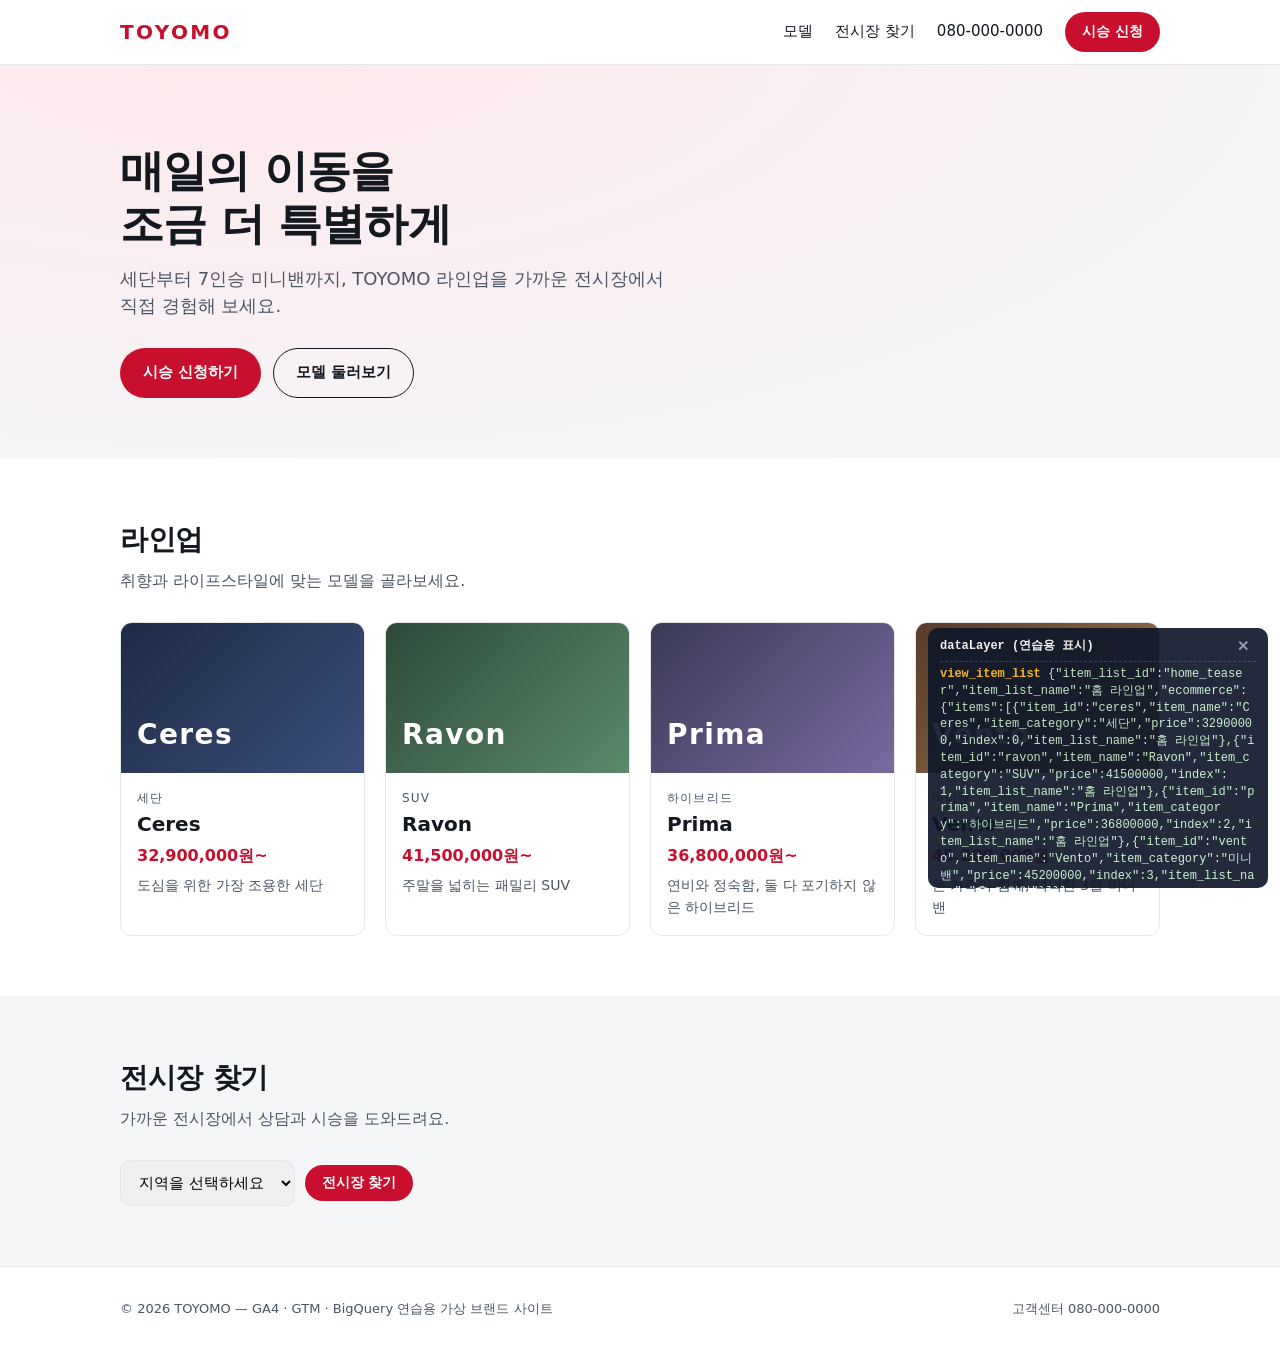
<file: site/index.html>
<!DOCTYPE html>
<html lang="ko">
<head>
  <meta charset="UTF-8">
  <meta name="viewport" content="width=device-width, initial-scale=1">
  <title>TOYOMO | 새로운 드라이빙의 시작</title>
  <link rel="stylesheet" href="assets/style.css">
  <script src="assets/config.js"></script>
  <script src="assets/models.js"></script>
  <script src="assets/app.js"></script>
</head>
<body data-page="home">
  <header id="site-header"></header>

  <section class="hero">
    <div class="wrap">
      <h1>매일의 이동을<br>조금 더 특별하게</h1>
      <p>세단부터 7인승 미니밴까지, TOYOMO 라인업을 가까운 전시장에서 직접 경험해 보세요.</p>
      <div class="actions">
        <a class="btn btn-primary" href="test-drive.html" data-track="cta_click" data-cta="hero_test_drive">시승 신청하기</a>
        <a class="btn btn-ghost" href="models.html" data-track="cta_click" data-cta="hero_view_models">모델 둘러보기</a>
      </div>
    </div>
  </section>

  <section>
    <div class="wrap">
      <h2>라인업</h2>
      <p class="sub">취향과 라이프스타일에 맞는 모델을 골라보세요.</p>
      <div class="grid" id="home-lineup"></div>
    </div>
  </section>

  <section id="dealers" style="background: var(--bg-soft)">
    <div class="wrap">
      <h2>전시장 찾기</h2>
      <p class="sub">가까운 전시장에서 상담과 시승을 도와드려요.</p>
      <div class="finder">
        <select id="region-select"></select>
        <button class="btn btn-primary btn-sm" id="find-dealer" type="button">전시장 찾기</button>
      </div>
      <div class="finder-result" id="dealer-result"></div>
    </div>
  </section>

  <footer id="site-footer"></footer>
</body>
</html>
</file>
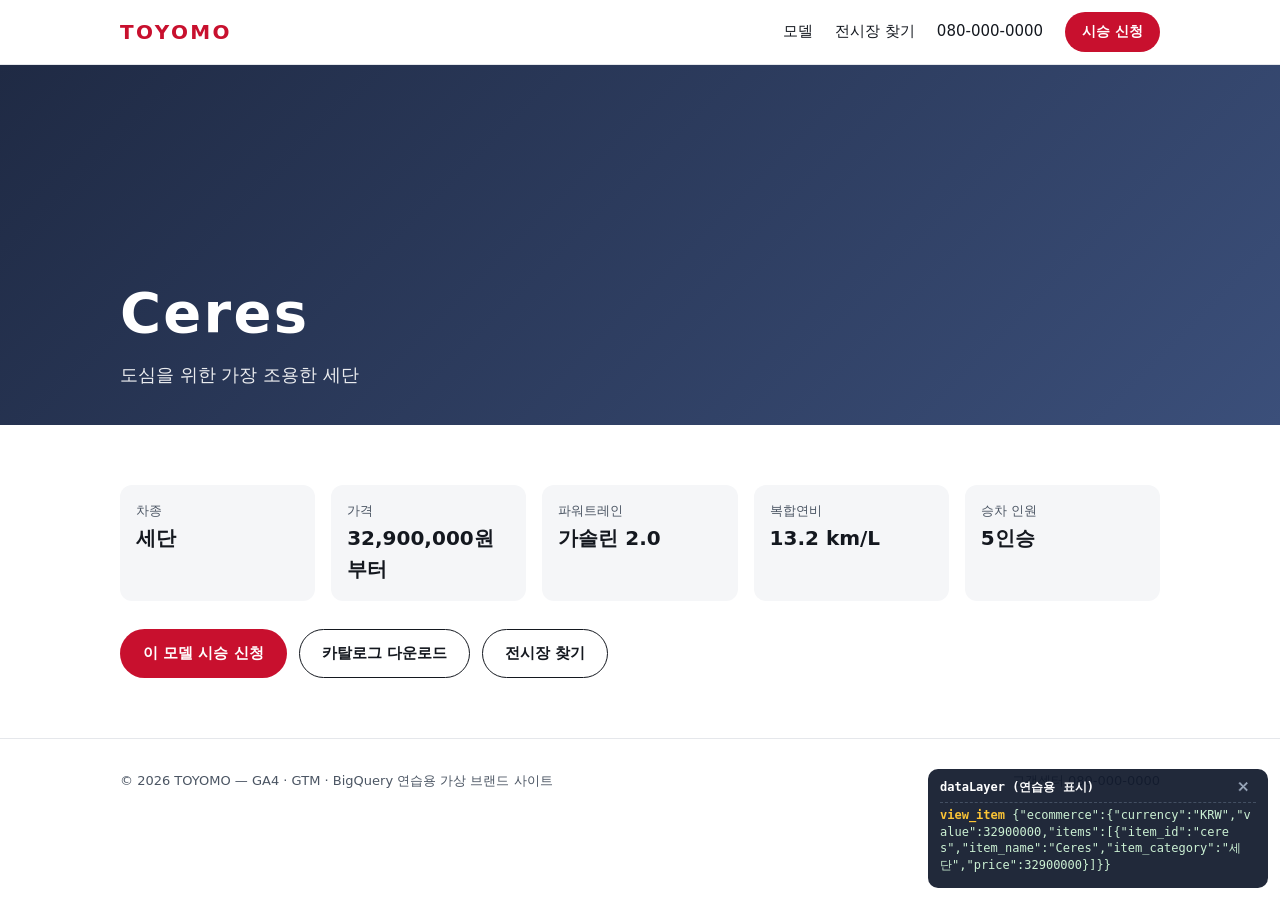
<file: site/model.html>
<!DOCTYPE html>
<html lang="ko">
<head>
  <meta charset="UTF-8">
  <meta name="viewport" content="width=device-width, initial-scale=1">
  <title>모델 상세 | TOYOMO</title>
  <link rel="stylesheet" href="assets/style.css">
  <script src="assets/config.js"></script>
  <script src="assets/models.js"></script>
  <script src="assets/app.js"></script>
</head>
<body data-page="model">
  <header id="site-header"></header>

  <div class="detail-hero" id="detail-hero">
    <div class="wrap">
      <h1 id="model-name"></h1>
      <p id="model-tagline"></p>
    </div>
  </div>

  <section>
    <div class="wrap">
      <div class="specs">
        <div class="spec"><div class="k">차종</div><div class="v" id="model-cat"></div></div>
        <div class="spec"><div class="k">가격</div><div class="v" id="model-price"></div></div>
        <div class="spec"><div class="k">파워트레인</div><div class="v" id="model-fuel"></div></div>
        <div class="spec"><div class="k">복합연비</div><div class="v" id="model-eff"></div></div>
        <div class="spec"><div class="k">승차 인원</div><div class="v" id="model-seats"></div></div>
      </div>
      <div class="detail-actions">
        <a class="btn btn-primary" id="btn-test-drive" href="test-drive.html" data-track="cta_click" data-cta="detail_test_drive" data-model="">이 모델 시승 신청</a>
        <a class="btn btn-ghost" href="#" onclick="return false" data-track="catalog_download" data-model="" data-file-name="catalog.pdf">카탈로그 다운로드</a>
        <a class="btn btn-ghost" href="index.html#dealers" data-track="cta_click" data-cta="detail_find_dealer" data-model="">전시장 찾기</a>
      </div>
    </div>
  </section>

  <footer id="site-footer"></footer>
</body>
</html>
</file>
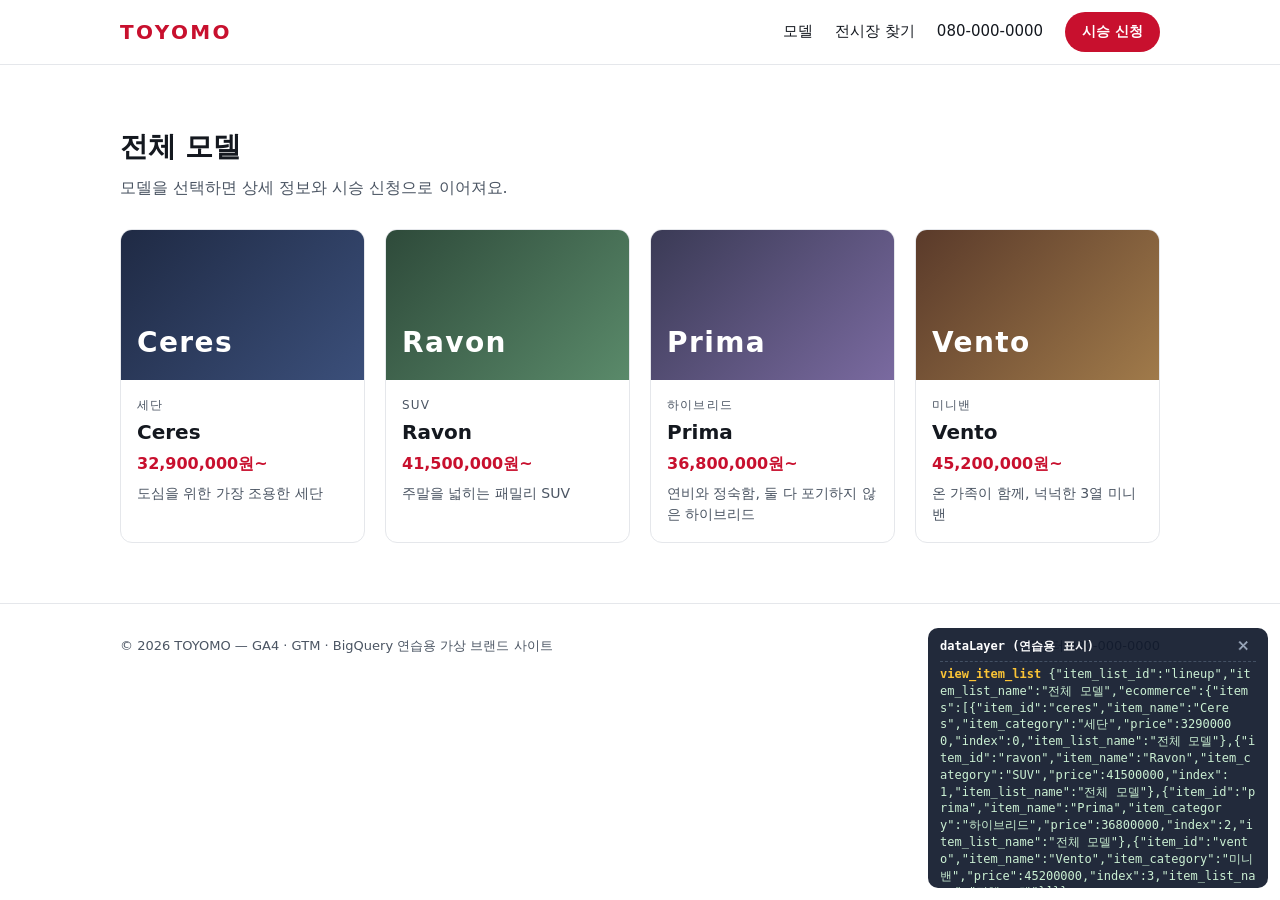
<file: site/models.html>
<!DOCTYPE html>
<html lang="ko">
<head>
  <meta charset="UTF-8">
  <meta name="viewport" content="width=device-width, initial-scale=1">
  <title>전체 모델 | TOYOMO</title>
  <link rel="stylesheet" href="assets/style.css">
  <script src="assets/config.js"></script>
  <script src="assets/models.js"></script>
  <script src="assets/app.js"></script>
</head>
<body data-page="models">
  <header id="site-header"></header>

  <section>
    <div class="wrap">
      <h2>전체 모델</h2>
      <p class="sub">모델을 선택하면 상세 정보와 시승 신청으로 이어져요.</p>
      <div class="grid" id="lineup"></div>
    </div>
  </section>

  <footer id="site-footer"></footer>
</body>
</html>
</file>
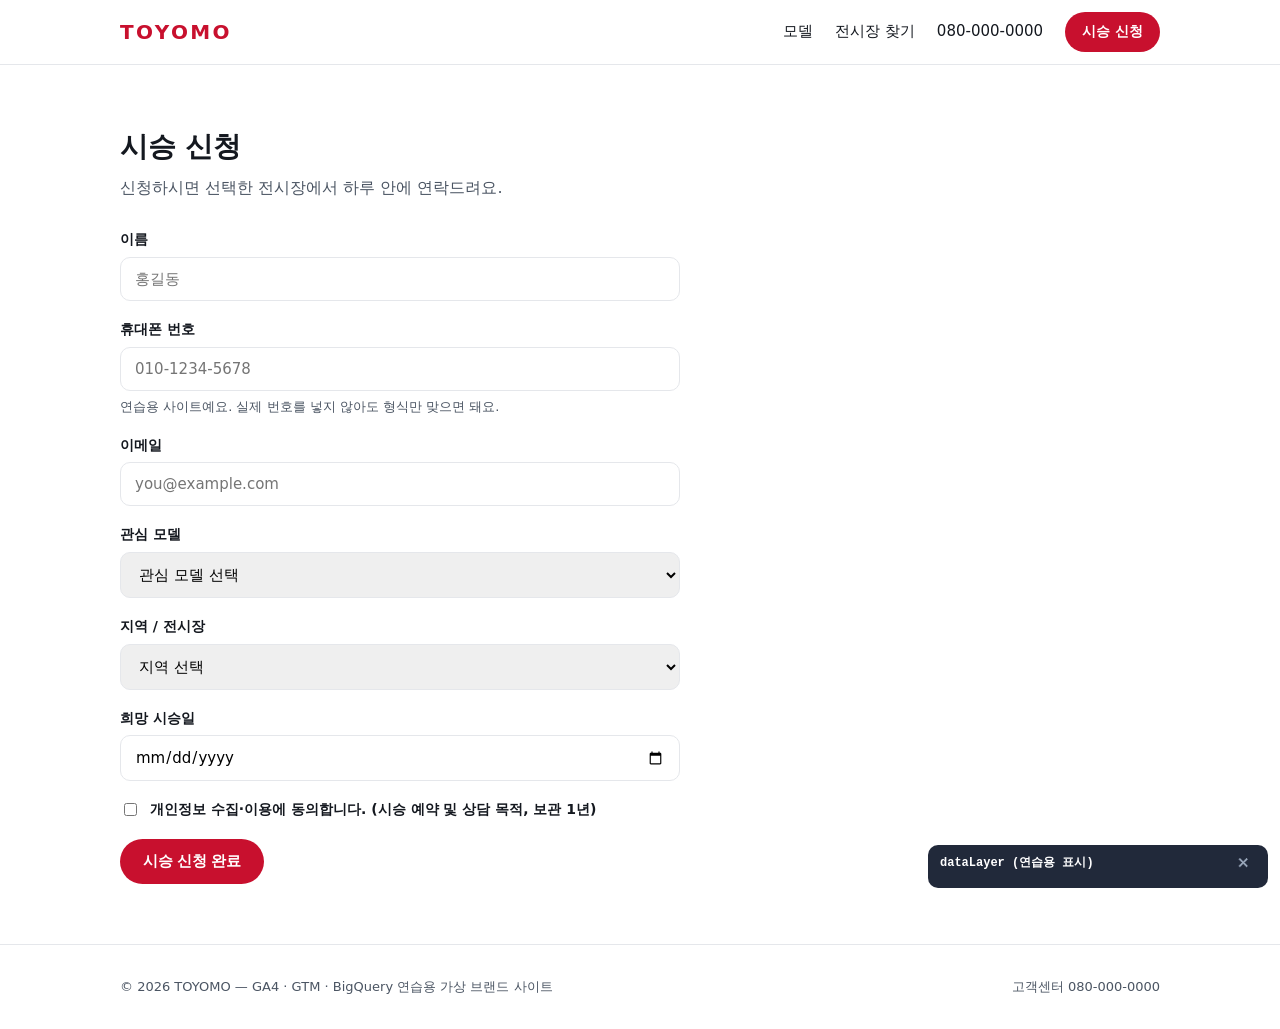
<file: site/test-drive.html>
<!DOCTYPE html>
<html lang="ko">
<head>
  <meta charset="UTF-8">
  <meta name="viewport" content="width=device-width, initial-scale=1">
  <title>시승 신청 | TOYOMO</title>
  <link rel="stylesheet" href="assets/style.css">
  <script src="assets/config.js"></script>
  <script src="assets/models.js"></script>
  <script src="assets/app.js"></script>
</head>
<body data-page="testDrive">
  <header id="site-header"></header>

  <section>
    <div class="wrap">
      <h2>시승 신청</h2>
      <p class="sub">신청하시면 선택한 전시장에서 하루 안에 연락드려요.</p>

      <form class="form" id="lead-form" novalidate>
        <div class="row" data-field="name">
          <label for="f-name">이름</label>
          <input id="f-name" name="name" type="text" autocomplete="name" placeholder="홍길동">
          <span class="error">이름을 입력해 주세요.</span>
        </div>
        <div class="row" data-field="phone">
          <label for="f-phone">휴대폰 번호</label>
          <input id="f-phone" name="phone" type="tel" autocomplete="tel" placeholder="010-1234-5678">
          <span class="hint">연습용 사이트예요. 실제 번호를 넣지 않아도 형식만 맞으면 돼요.</span>
          <span class="error">휴대폰 번호 형식을 확인해 주세요.</span>
        </div>
        <div class="row" data-field="email">
          <label for="f-email">이메일</label>
          <input id="f-email" name="email" type="email" autocomplete="email" placeholder="you@example.com">
          <span class="error">이메일 형식을 확인해 주세요.</span>
        </div>
        <div class="row" data-field="model">
          <label for="f-model">관심 모델</label>
          <select id="f-model" name="model"></select>
          <span class="error">관심 모델을 선택해 주세요.</span>
        </div>
        <div class="row" data-field="region">
          <label for="f-region">지역 / 전시장</label>
          <select id="f-region" name="region"></select>
          <span class="error">지역을 선택해 주세요.</span>
        </div>
        <div class="row" data-field="date">
          <label for="f-date">희망 시승일</label>
          <input id="f-date" name="date" type="date">
          <span class="error">희망 시승일을 선택해 주세요.</span>
        </div>
        <div class="row check" data-field="consent">
          <input id="f-consent" name="consent" type="checkbox">
          <label for="f-consent">개인정보 수집·이용에 동의합니다. (시승 예약 및 상담 목적, 보관 1년)</label>
          <span class="error">동의가 필요해요.</span>
        </div>
        <button class="btn btn-primary" type="submit">시승 신청 완료</button>
      </form>
    </div>
  </section>

  <footer id="site-footer"></footer>
</body>
</html>
</file>
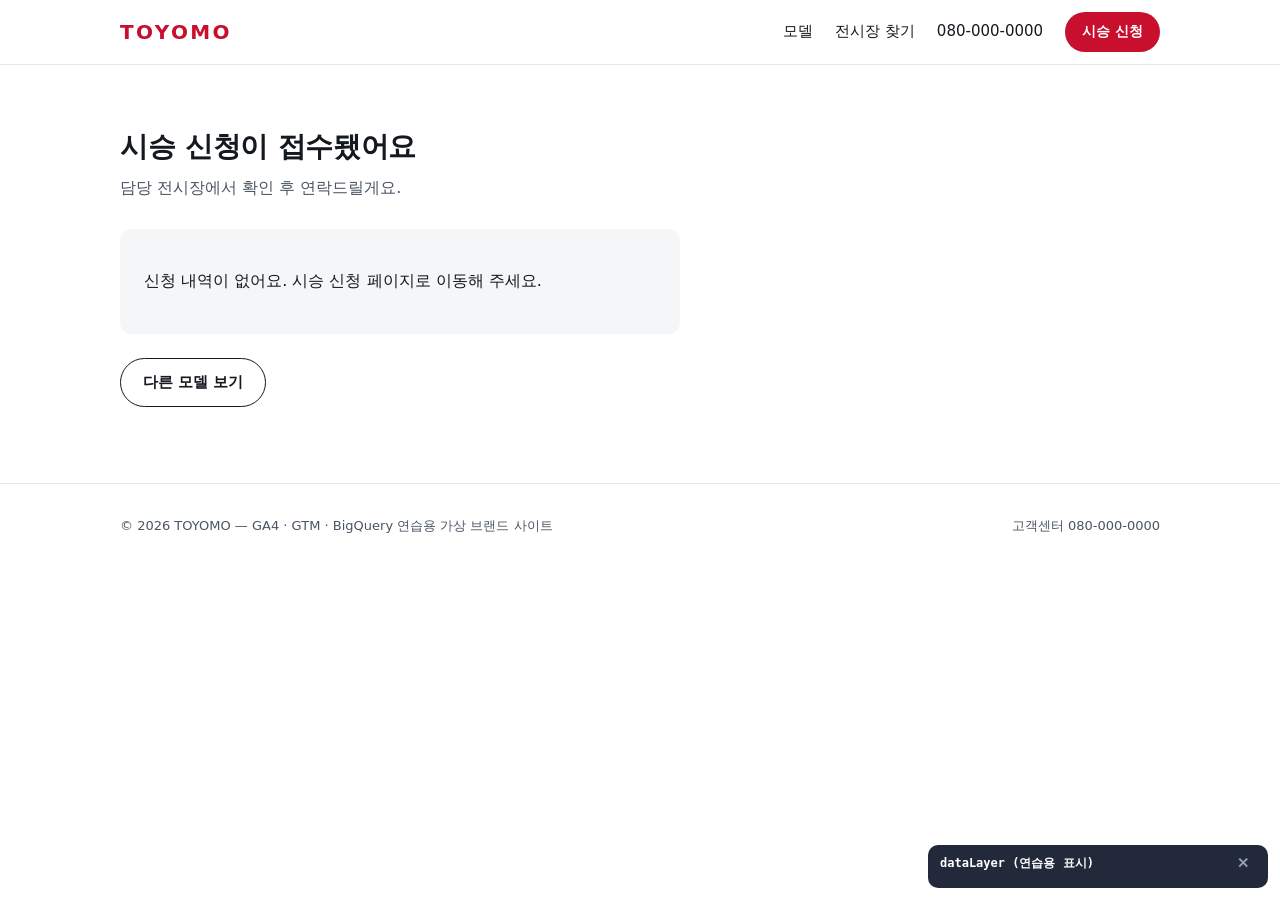
<file: site/thanks.html>
<!DOCTYPE html>
<html lang="ko">
<head>
  <meta charset="UTF-8">
  <meta name="viewport" content="width=device-width, initial-scale=1">
  <title>신청 완료 | TOYOMO</title>
  <link rel="stylesheet" href="assets/style.css">
  <script src="assets/config.js"></script>
  <script src="assets/models.js"></script>
  <script src="assets/app.js"></script>
</head>
<body data-page="thanks">
  <header id="site-header"></header>

  <section>
    <div class="wrap">
      <h2>시승 신청이 접수됐어요</h2>
      <p class="sub">담당 전시장에서 확인 후 연락드릴게요.</p>
      <div class="summary" id="lead-summary"></div>
      <p style="margin-top:24px">
        <a class="btn btn-ghost" href="models.html" data-track="cta_click" data-cta="thanks_view_models">다른 모델 보기</a>
      </p>
    </div>
  </section>

  <footer id="site-footer"></footer>
</body>
</html>
</file>
<file: site/assets/style.css>
:root {
  --ink: #14181f;
  --ink-soft: #4b5563;
  --line: #e5e7eb;
  --bg: #ffffff;
  --bg-soft: #f5f6f8;
  --brand: #c8102e;
  --brand-dark: #9c0c24;
  --radius: 12px;
  --max: 1080px;
}

* { box-sizing: border-box; }
html { scroll-behavior: smooth; }
body {
  margin: 0;
  font-family: "Pretendard", "Apple SD Gothic Neo", "Noto Sans KR", system-ui, sans-serif;
  color: var(--ink);
  background: var(--bg);
  line-height: 1.55;
}
a { color: inherit; text-decoration: none; }
img { max-width: 100%; display: block; }
.wrap { max-width: var(--max); margin: 0 auto; padding: 0 20px; }

/* header */
#site-header { position: sticky; top: 0; z-index: 10; background: rgba(255,255,255,.92); backdrop-filter: blur(8px); border-bottom: 1px solid var(--line); }
.nav { display: flex; align-items: center; justify-content: space-between; height: 64px; }
.logo { font-weight: 800; letter-spacing: .12em; font-size: 20px; color: var(--brand); }
.nav nav { display: flex; align-items: center; gap: 22px; font-size: 15px; }
.nav nav a:hover { color: var(--brand); }

/* buttons */
.btn { display: inline-block; padding: 12px 22px; border-radius: 999px; font-weight: 600; font-size: 15px; border: 1px solid transparent; cursor: pointer; transition: .15s; }
.btn-primary { background: var(--brand); color: #fff; }
.btn-primary:hover { background: var(--brand-dark); }
.btn-ghost { border-color: var(--ink); color: var(--ink); background: transparent; }
.btn-ghost:hover { background: var(--ink); color: #fff; }
.btn-sm { padding: 8px 16px; font-size: 14px; }

/* hero */
.hero { padding: 80px 0 60px; background: radial-gradient(1200px 500px at 20% -10%, #fde8ec, transparent), var(--bg-soft); }
.hero h1 { font-size: 44px; line-height: 1.2; margin: 0 0 14px; letter-spacing: -.02em; }
.hero p { font-size: 18px; color: var(--ink-soft); max-width: 560px; margin: 0 0 28px; }
.hero .actions { display: flex; gap: 12px; flex-wrap: wrap; }

/* sections */
section { padding: 60px 0; }
section h2 { font-size: 28px; margin: 0 0 8px; letter-spacing: -.01em; }
section .sub { color: var(--ink-soft); margin: 0 0 28px; }

/* cards */
.grid { display: grid; grid-template-columns: repeat(auto-fill, minmax(230px, 1fr)); gap: 20px; }
.card { border: 1px solid var(--line); border-radius: var(--radius); overflow: hidden; background: #fff; transition: .15s; }
.card:hover { transform: translateY(-3px); box-shadow: 0 12px 30px rgba(0,0,0,.08); }
.card .art { height: 150px; display: flex; align-items: flex-end; padding: 16px; color: #fff; font-size: 28px; font-weight: 800; letter-spacing: .05em; }
.card .body { padding: 16px; }
.card .cat { font-size: 12px; color: var(--ink-soft); text-transform: uppercase; letter-spacing: .1em; }
.card .name { font-size: 20px; font-weight: 700; margin: 2px 0 4px; }
.card .price { color: var(--brand); font-weight: 600; }
.card .tag { font-size: 14px; color: var(--ink-soft); margin: 6px 0 0; }

/* model detail */
.detail-hero { height: 360px; display: flex; align-items: flex-end; color: #fff; }
.detail-hero .wrap { width: 100%; padding-bottom: 36px; }
.detail-hero h1 { font-size: 56px; margin: 0; letter-spacing: .04em; }
.detail-hero p { margin: 4px 0 0; font-size: 18px; opacity: .9; }
.specs { display: grid; grid-template-columns: repeat(auto-fit, minmax(160px, 1fr)); gap: 16px; margin: 0 0 28px; }
.spec { background: var(--bg-soft); border-radius: var(--radius); padding: 16px; }
.spec .k { font-size: 13px; color: var(--ink-soft); }
.spec .v { font-size: 20px; font-weight: 700; margin-top: 2px; }
.detail-actions { display: flex; gap: 12px; flex-wrap: wrap; }

/* dealer finder */
.finder { display: flex; gap: 10px; align-items: center; flex-wrap: wrap; }
.finder select, .form select, .form input { padding: 12px 14px; border: 1px solid var(--line); border-radius: 10px; font-size: 15px; font-family: inherit; }
.finder-result { margin-top: 16px; padding: 16px; background: var(--bg-soft); border-radius: var(--radius); display: none; }

/* form */
.form { max-width: 560px; }
.form .row { display: flex; flex-direction: column; gap: 6px; margin-bottom: 18px; }
.form label { font-weight: 600; font-size: 14px; }
.form .hint { font-size: 13px; color: var(--ink-soft); }
.form .check { flex-direction: row; align-items: flex-start; gap: 10px; font-size: 14px; }
.form .check input { margin-top: 4px; }
.form .error { color: var(--brand); font-size: 13px; display: none; }
.form .row.invalid .error { display: block; }
.form .row.invalid input, .form .row.invalid select { border-color: var(--brand); }

/* thanks */
.summary { background: var(--bg-soft); border-radius: var(--radius); padding: 24px; max-width: 560px; }
.summary dl { display: grid; grid-template-columns: 120px 1fr; gap: 10px 16px; margin: 0; }
.summary dt { color: var(--ink-soft); font-size: 14px; }
.summary dd { margin: 0; font-weight: 600; }
.badge { display: inline-block; background: #eef7ee; color: #1b6e3a; font-size: 12px; padding: 3px 10px; border-radius: 999px; font-weight: 600; }

/* footer */
footer { border-top: 1px solid var(--line); padding: 32px 0; font-size: 13px; color: var(--ink-soft); }
footer .wrap { display: flex; justify-content: space-between; flex-wrap: wrap; gap: 10px; }

/* debug panel (practice only) */
#dl-debug { position: fixed; right: 12px; bottom: 12px; width: 340px; max-height: 260px; overflow: auto; background: #0f172a; color: #c7f0d0; font: 12px/1.4 ui-monospace, Consolas, monospace; padding: 10px 12px; border-radius: 10px; opacity: .92; z-index: 20; }
#dl-debug h4 { margin: 0 0 6px; color: #fff; font-size: 12px; display: flex; justify-content: space-between; }
#dl-debug h4 button { background: transparent; border: 0; color: #94a3b8; cursor: pointer; }
#dl-debug .ev { border-top: 1px dashed #334155; padding: 4px 0; white-space: pre-wrap; word-break: break-all; }
#dl-debug .ev b { color: #fbbf24; }

@media (max-width: 720px) {
  .hero h1 { font-size: 32px; }
  .detail-hero h1 { font-size: 40px; }
  .nav nav { gap: 12px; font-size: 13px; }
  .nav nav .hide-m { display: none; }
  #dl-debug { width: calc(100% - 24px); }
}
</file>
